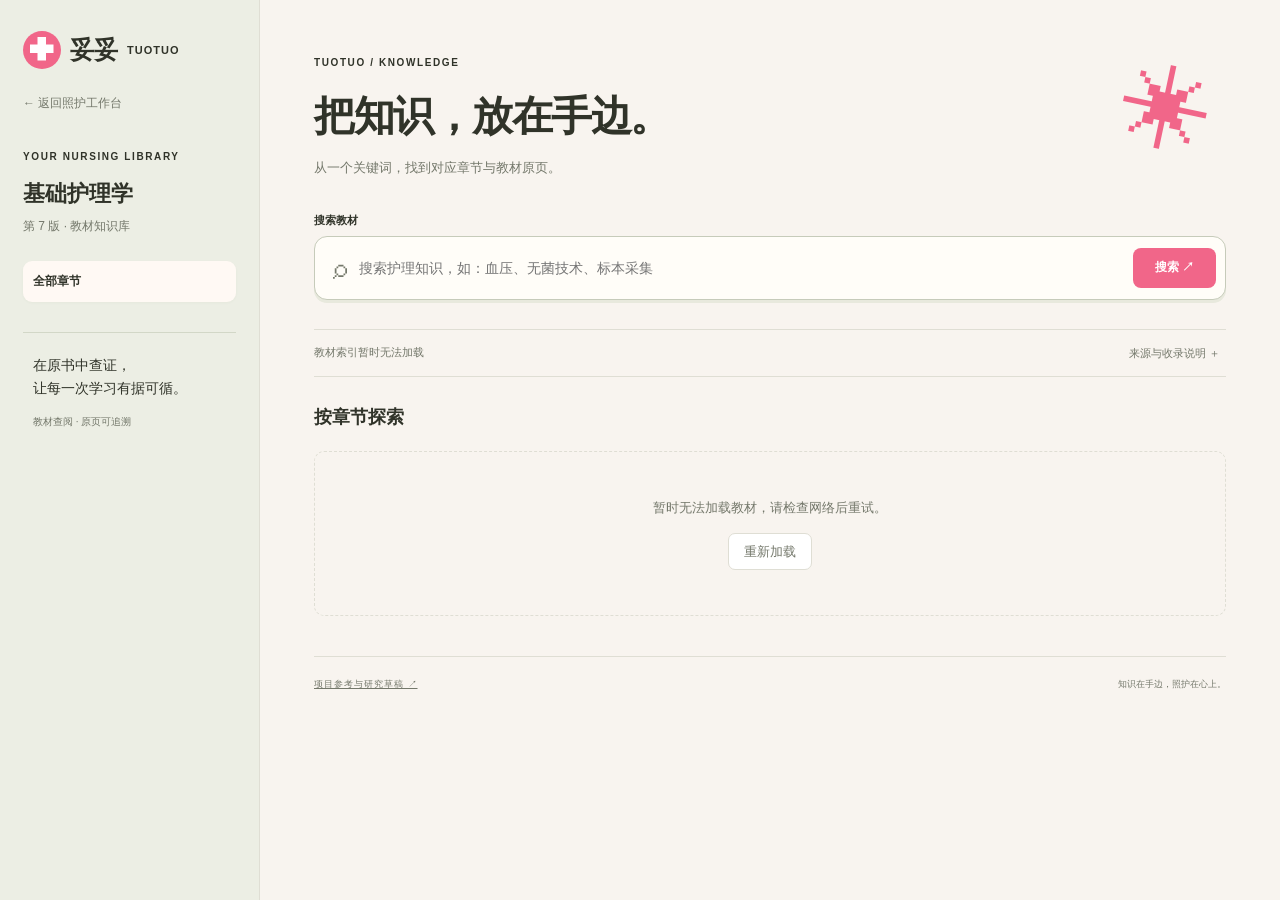
<file: source/public/textbook/index.html>
<!doctype html>
<html lang="zh-CN">
<head><meta charset="utf-8"><meta name="viewport" content="width=device-width,initial-scale=1"><meta name="theme-color" content="#f8f4ef"><title>基础护理学 · 妥妥知识库</title><link rel="stylesheet" href="reader.css"><script>if(new URLSearchParams(location.search).get("embedded")==="1")document.documentElement.classList.add("embedded-library");</script></head>
<body>
<aside class="sidebar"><a class="brand" href="/legacy/index.html"><span>✚</span> 妥妥 <small>TUOTUO</small></a><a class="back" href="/legacy/index.html">← 返回照护工作台</a><div class="library-label">YOUR NURSING LIBRARY</div><h2>基础护理学<span>第 7 版 · 教材知识库</span></h2><button id="allChapters" class="all selected">全部章节 <span id="totalPages"></span></button><nav id="chapters" aria-label="教材章节"><p>正在加载章节…</p></nav><div class="side-note">在原书中查证，<br>让每一次学习有据可循。<span>教材查阅 · 原页可追溯</span></div></aside>
<main>
<header><div><span class="eyebrow">TUOTUO / KNOWLEDGE</span><h1>把知识，放在手边。</h1><p>从一个关键词，找到对应章节与教材原页。</p></div><span class="book-icon" aria-hidden="true">✳</span></header>
<form id="searchForm" role="search"><label for="query">搜索教材</label><div class="search-row"><span aria-hidden="true">⌕</span><input id="query" type="search" aria-label="搜索护理知识" placeholder="搜索护理知识，如：血压、无菌技术、标本采集" autocomplete="off" maxlength="120"><button type="submit">搜索 ↗</button></div></form><p id="searchStatus" class="search-status" role="status" aria-live="polite"></p>
<div class="search-hints" id="searchHints" role="group" aria-label="常用知识主题"></div>
<section id="topicSummary" class="topic-summary" aria-labelledby="topicSummaryTitle" hidden></section>
<div class="library-status"><span id="stats" role="status">正在整理教材索引…</span><button id="sourceToggle" aria-expanded="false" aria-controls="sourceInfo">来源与收录说明 ＋</button></div>
<section id="sourceInfo" class="source-info" hidden><h2>来源与收录范围</h2><p>《基础护理学》第 7 版，人民卫生出版社。根据提供的扫描文件建立，保留原教材来源与页码。</p><p>已排除作者、编者介绍、前言、前置目录和第一章绪论，从第二章正文开始收录。书后索引、参考文献单独编组。</p><p id="sourceNotes"></p><p>文字由本地 OCR 识别，尚未逐字校对。药名、数字、单位和表格请对照原页；教材资料供学习查阅，具体工作遵循现行医嘱与院内流程。</p></section>
<section id="resultsSection"><div class="section-heading"><h2 id="resultsTitle">按章节探索</h2><button id="clearSearch" hidden>清除搜索</button></div><div id="results" aria-live="polite"><div class="loading">正在加载知识库…</div></div><div id="pagination" class="pagination"></div></section>
<section id="reader" class="reader" hidden aria-labelledby="readerTitle"><div class="reader-heading"><div><span class="eyebrow" id="readerChapter"></span><h2 id="readerTitle"></h2></div><button id="closeReader" aria-label="收起教材阅读器">收起 ×</button></div><div class="reader-toolbar"><div class="mode-buttons" role="group" aria-label="阅读方式"><button id="scanMode" aria-pressed="true">教材原页</button><button id="textMode" aria-pressed="false">识别文字</button></div><div class="page-controls"><button id="prevPage" aria-label="上一页">←</button><label>PDF 页 <input id="pageJump" type="number" inputmode="numeric" aria-label="跳转到原 PDF 页码"></label><button id="jumpPage">前往</button><button id="nextPage" aria-label="下一页">→</button></div></div><p class="ocr-note">识别文字尚未逐字校对，涉及药名、数值和单位时请核对教材原页。</p><div id="scanView" class="scan-view"><a id="originalImage" target="_blank" rel="noopener" title="打开大图"><img id="pageImage" alt="教材扫描原页"></a><p>点击原页可打开大图查看图表。</p></div><div id="textView" class="text-view" hidden></div><p id="pageSource" class="page-source"></p></section>
<footer><a href="/legacy/index.html#project-knowledge">项目参考与研究草稿 ↗</a><span>知识在手边，照护在心上。</span></footer>
</main><script type="module" src="reader.js"></script></body></html>
</file>
<file: source/public/textbook/reader.css>
:root{--ink:#303329;--muted:#74786b;--paper:#f8f4ef;--pink:#f16689;--line:#dfded4;--sage:#e6eadb}*{box-sizing:border-box}body{margin:0;background:var(--paper);color:var(--ink);font-family:Arial,"Microsoft YaHei",sans-serif;line-height:1.65}button,input{font:inherit}button,a,input{-webkit-tap-highlight-color:transparent}button{cursor:pointer;color:inherit}button:focus-visible,a:focus-visible,input:focus-visible{outline:3px solid #d84874;outline-offset:3px}[hidden]{display:none!important}a{color:inherit}.sidebar{position:fixed;inset:0 auto 0 0;width:260px;padding:30px 23px;background:#eceee4;border-right:1px solid var(--line);overflow:auto;z-index:5}.brand{display:flex;align-items:center;gap:9px;text-decoration:none;font-size:24px;font-weight:800}.brand span{display:grid;place-items:center;width:38px;height:38px;background:var(--pink);border-radius:50%;color:white}.brand small{font-size:11px;letter-spacing:1px}.back{display:block;font-size:12px;text-decoration:none;margin:24px 0 36px;color:var(--muted)}.library-label,.eyebrow{font-size:10px;font-weight:700;letter-spacing:1.6px}.sidebar h2{font-size:22px;margin:10px 0 24px}.sidebar h2 span{display:block;font-size:12px;font-weight:400;color:var(--muted);margin-top:5px}.all,.chapter{border:0;text-align:left;width:100%;background:transparent;border-radius:9px;padding:11px 10px;display:flex;align-items:baseline;gap:10px;font-size:12px;line-height:1.55}.all{font-weight:700;margin-bottom:8px}.all span{margin-left:auto;font-size:10px}.chapter .number{font-size:10px;opacity:.6;min-width:19px}.chapter .chapter-name{flex:1}.chapter .count{font-size:10px;opacity:.55}.selected{background:#fff9f4!important;box-shadow:0 1px 3px #41472a09}.chapter:hover,.all:hover{background:#ffffff66}.side-note{border-top:1px solid #d2d7c7;margin-top:30px;padding:21px 10px 0;font-size:14px}.side-note span{display:block;font-size:10px;color:var(--muted);margin-top:14px}main{margin-left:260px;max-width:1540px;padding:48px 54px 20px}header{display:flex;justify-content:space-between;align-items:center;margin-bottom:33px}h1{font-size:clamp(27px,3.2vw,45px);letter-spacing:-1.5px;line-height:1.25;margin:17px 0 14px}header p{font-size:13px;color:var(--muted);margin:0}.book-icon{font-size:90px;line-height:1;color:var(--pink);padding:0 15px;transform:rotate(12deg)}#searchForm label{font-size:11px;display:block;margin-bottom:7px;font-weight:700}.search-row{display:flex;align-items:center;gap:10px;border:1px solid #c6cbba;border-radius:13px;background:#fffdf8;padding:8px 9px 8px 18px;box-shadow:0 3px 0 #e8e9dd}.search-row>span{font-size:28px;color:var(--muted)}.search-row input{width:100%;border:0;outline:none;background:transparent;font-size:14px;min-width:0;color:var(--ink)}.search-row button{border:0;border-radius:8px;background:var(--pink);padding:10px 22px;color:#fff;white-space:nowrap;font-weight:700;font-size:12px}.search-hints{display:flex;flex-wrap:wrap;gap:7px;align-items:center;margin:15px 0 28px;font-size:11px;color:var(--muted)}.search-hints button{background:transparent;border:1px solid var(--line);border-radius:20px;font-size:11px;padding:4px 12px}.search-hints button:hover{background:#eee8df}.library-status{border-top:1px solid var(--line);border-bottom:1px solid var(--line);padding:13px 0;display:flex;justify-content:space-between;gap:12px;font-size:11px;color:var(--muted)}.library-status button,.section-heading button,.reader-heading>button,#clearSearch{border:0;background:transparent;font-size:11px}.source-info{background:#eeeee4;border-radius:10px;padding:18px 23px;margin-top:16px;font-size:12px}.source-info h2{font-size:14px}.source-info p:last-child{margin-bottom:0}.section-heading{display:flex;align-items:center;justify-content:space-between;margin:26px 0 18px}.section-heading h2{font-size:18px;margin:0}.chapter-grid{display:grid;grid-template-columns:repeat(3,minmax(0,1fr));gap:14px}.chapter-card{position:relative;text-align:left;background:#fffdf8;border:1px solid var(--line);border-radius:12px;min-height:146px;padding:20px;transition:transform .15s,box-shadow .15s}.chapter-card:hover{transform:translateY(-2px);box-shadow:0 6px 18px #3033290d}.chapter-card .card-number{font-size:10px;color:var(--muted);display:block}.chapter-card h3{font-size:15px;line-height:1.6;margin:10px 0 18px}.chapter-card p{font-size:10px;color:var(--muted);margin:0}.chapter-card .arrow{position:absolute;bottom:18px;right:20px;color:var(--pink);font-size:21px}.page-result{display:block;width:100%;text-align:left;border:1px solid var(--line);background:#fffdf8;border-radius:11px;padding:18px 22px;margin:0 0 11px}.page-result:hover{border-color:#e8a4b6}.page-result small{font-size:10px;color:var(--muted)}.page-result h3{font-size:15px;margin:7px 0 8px}.page-result p{font-size:12px;line-height:1.9;margin:0;color:#64695d;overflow-wrap:anywhere}mark{color:inherit;background:#ffdf98;border-radius:2px;padding:0 1px}.page-result .read-more{display:block;color:#c6486e;font-size:10px;margin-top:9px}.loading,.empty{text-align:center;padding:45px 20px;border:1px dashed var(--line);border-radius:10px;color:var(--muted);font-size:13px}.empty button{display:block;margin:14px auto 0;padding:7px 15px;border:1px solid var(--line);border-radius:7px;background:white}.pagination{display:flex;justify-content:center;align-items:center;gap:20px;font-size:11px;margin:22px 0}.pagination:empty{display:none}.pagination button,.page-controls button{border:1px solid var(--line);background:#fffdf8;border-radius:6px;padding:5px 12px}.pagination button:disabled,.page-controls button:disabled{opacity:.35;cursor:default}.reader{margin-top:28px;border:1px solid #cbd1bd;border-radius:14px;background:#fffdf9;overflow:hidden;scroll-margin-top:20px}.reader-heading{padding:22px 25px 17px;display:flex;justify-content:space-between;align-items:center;gap:15px}.reader-heading h2{font-size:20px;margin:8px 0 0}.reader-heading .eyebrow{font-size:10px;color:var(--muted);letter-spacing:.7px}.reader-toolbar{padding:12px 24px;border-top:1px solid var(--line);border-bottom:1px solid var(--line);display:flex;justify-content:space-between;gap:12px;align-items:center;flex-wrap:wrap;background:#f4f4ec}.mode-buttons{display:flex;gap:5px}.mode-buttons button{border:0;border-radius:7px;font-size:11px;padding:7px 11px;background:transparent}.mode-buttons button[aria-pressed="true"]{background:#fff;box-shadow:0 1px 3px #0001}.page-controls{display:flex;align-items:center;gap:7px;font-size:10px}.page-controls input{width:56px;padding:4px;border:1px solid var(--line);border-radius:5px;background:#fff;font-size:11px}.page-controls button{font-size:10px}.ocr-note{font-size:10px;color:var(--muted);padding:0 24px;margin:12px 0}.scan-view{background:#e9e9e1;text-align:center;padding:22px}.scan-view a{display:block;max-width:900px;margin:auto}.scan-view img{display:block;width:100%;height:auto;background:#fff;box-shadow:0 3px 15px #0000000d;min-height:200px}.scan-view p{font-size:10px;color:var(--muted);margin:12px 0 0}.text-view{white-space:pre-wrap;overflow-wrap:anywhere;padding:25px 34px;font-size:15px;line-height:2.1;max-width:900px;margin:auto}.page-source{padding:12px 24px;font-size:10px;color:var(--muted);margin:0;border-top:1px solid var(--line)}footer{font-size:9px;letter-spacing:1px;border-top:1px solid var(--line);margin-top:40px;padding:20px 0;display:flex;justify-content:space-between;color:var(--muted)}footer span{letter-spacing:0}@media(min-width:1500px){main{padding-left:70px;padding-right:70px}.chapter-grid{grid-template-columns:repeat(4,minmax(0,1fr))}}@media(max-width:1100px){.sidebar{width:220px;padding:26px 16px}main{margin-left:220px;padding:34px 28px}.chapter-grid{grid-template-columns:repeat(2,minmax(0,1fr))}.book-icon{font-size:65px}.library-status{flex-wrap:wrap}}@media(max-width:680px){.sidebar{position:relative;width:100%;padding:16px 20px;border-right:0;border-bottom:1px solid var(--line)}.brand{font-size:20px}.brand span{width:30px;height:30px}.back{position:absolute;top:23px;right:20px;margin:0;font-size:10px}.library-label,.sidebar h2,.side-note{display:none}.all{margin:16px 0 8px;width:auto;display:inline-flex;padding:6px 12px}.all span{margin-left:10px}#chapters{display:flex;overflow-x:auto;gap:5px;padding-bottom:4px}.chapter{flex:0 0 auto;width:auto;max-width:200px;padding:7px 10px;font-size:10px}.chapter .count,.chapter .number{display:none}main{margin:0;padding:27px 20px 10px}header{margin-bottom:25px}.eyebrow{font-size:8px}h1{font-size:30px;margin:11px 0 10px}.book-icon{font-size:45px;padding-right:0}.search-row{padding-left:12px;gap:7px}.search-row input{font-size:11px}.search-row button{padding:9px 12px;font-size:11px}.search-hints{margin-bottom:20px}.chapter-grid{gap:10px}.chapter-card{padding:15px;min-height:143px}.chapter-card h3{font-size:13px}.chapter-card .arrow{right:13px;bottom:13px}.library-status{font-size:10px;gap:8px}.library-status button{font-size:10px;padding:0}.reader-heading{padding:18px}.reader-heading h2{font-size:17px}.reader-toolbar{padding:10px 14px}.text-view{padding:18px;font-size:14px}.scan-view{padding:8px}.page-result{padding:16px}.page-result p{font-size:11px}footer{gap:10px;font-size:8px}footer span{text-align:right}.reader{scroll-margin-top:8px}}

/* In-app knowledge search keeps the phone shell and its pink/black palette. */
.embedded-library{--ink:#fff7ef;--muted:#bcaab7;--line:#4e3948;--pink:#ff2ba5;background:#171419}
.embedded-library body{background:#171419;color:#fff7ef}
.embedded-library .sidebar,.embedded-library main>header,.embedded-library footer{display:none}
.embedded-library main{margin:0;padding:20px 18px 24px;max-width:none}
.embedded-library #searchForm{position:sticky;top:0;background:#171419;padding:0 0 12px;z-index:5}
.embedded-library #searchForm>label{display:none}
.embedded-library .search-row{border-color:#674257;background:#241d25;box-shadow:none;padding:8px 8px 8px 14px}
.embedded-library .search-row input{color:#fff7ef;font-size:14px}
.embedded-library .search-row button{background:#ff2ba5;color:#171419}
.embedded-library .search-hints{margin-top:0}
.embedded-library .search-hints button:hover{background:#382b35}
.embedded-library .library-status{border-top:0;padding-top:0}
.embedded-library .chapter-card,.embedded-library .page-result,.embedded-library .reader,.embedded-library .pagination button,.embedded-library .page-controls button,.embedded-library .empty button{background:#241d25;color:#fff7ef;border-color:#674257}
.embedded-library .page-result p{color:#d4c5d0}
.embedded-library .page-result .read-more{color:#ff90cd}
.embedded-library .source-info,.embedded-library .reader-toolbar,.embedded-library .scan-view{background:#30232d}
.embedded-library .mode-buttons button[aria-pressed="true"]{background:#5e354e;color:#fff7ef}
.embedded-library mark{background:#743655;color:#fff7ef}

.search-status{font-size:12px;line-height:1.6;color:var(--muted);margin:8px 0 12px;overflow-wrap:anywhere}.search-status:empty{display:none}
.search-hints{margin-bottom:14px}
.search-hints button{min-height:36px;transition:background .15s,border-color .15s}
.search-hints button[aria-pressed="true"]{background:var(--pink);border-color:var(--pink);color:white}
.topic-summary{margin:0 0 22px;padding:20px;border:1px solid var(--line);border-radius:16px;background:#fffdf8}
.topic-summary-heading{display:flex;align-items:center;justify-content:space-between;gap:12px}
.topic-summary-heading h2{margin:0;font-size:17px;line-height:1.5}
.topic-summary-heading>span{font-size:11px;color:var(--muted)}
.topic-summary>p{font-size:13px;line-height:1.8;color:var(--muted);margin:10px 0 16px}
.topic-summary-links{display:grid;grid-template-columns:repeat(3,minmax(0,1fr));gap:8px}
.topic-content-card{display:flex;flex-direction:column;align-items:flex-start;justify-content:space-between;gap:10px;min-height:80px;text-align:left;padding:12px;border:1px solid var(--line);border-radius:11px;background:transparent}
.topic-content-card>span{font-size:12px;font-weight:600}
.topic-content-card small{display:flex;align-items:center;justify-content:space-between;width:100%;gap:8px;color:var(--muted);font-size:10px}
.topic-content-card small b{font-size:16px;color:var(--pink);font-weight:400}
.topic-content-card:hover{border-color:var(--pink)}
.embedded-library .topic-summary{background:#241d25;border-color:#674257}
.embedded-library .search-hints button[aria-pressed="true"],.embedded-library .search-hints button[aria-pressed="true"]:hover{background:#ff2ba5;color:#171419;border-color:#ff2ba5}
@media(max-width:480px){.topic-summary{padding:16px}.topic-summary-links{grid-template-columns:1fr}.topic-content-card{flex-direction:row;align-items:center;min-height:44px;gap:12px;padding:11px 12px}.topic-content-card small{width:auto;flex-shrink:0}.topic-summary>p{font-size:12px;margin-bottom:12px}.topic-summary-heading h2{font-size:16px}}
</file>
